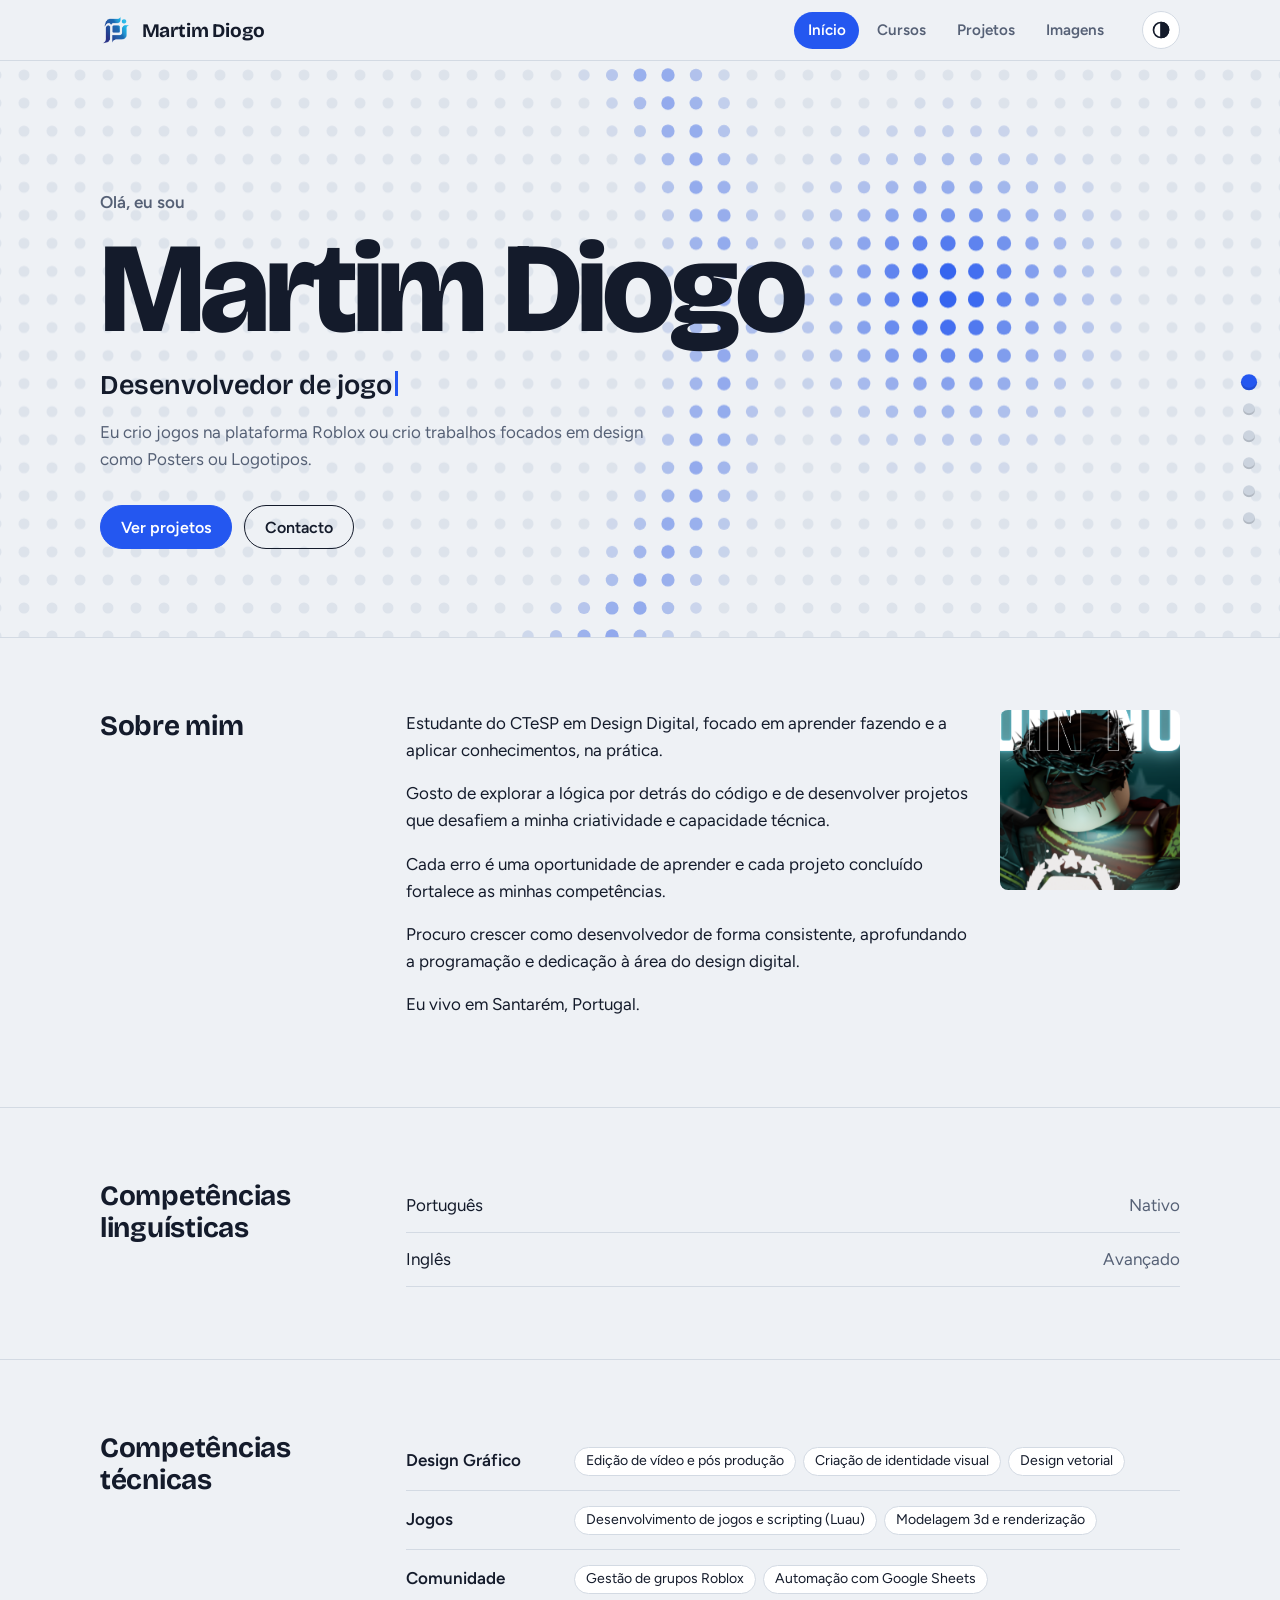
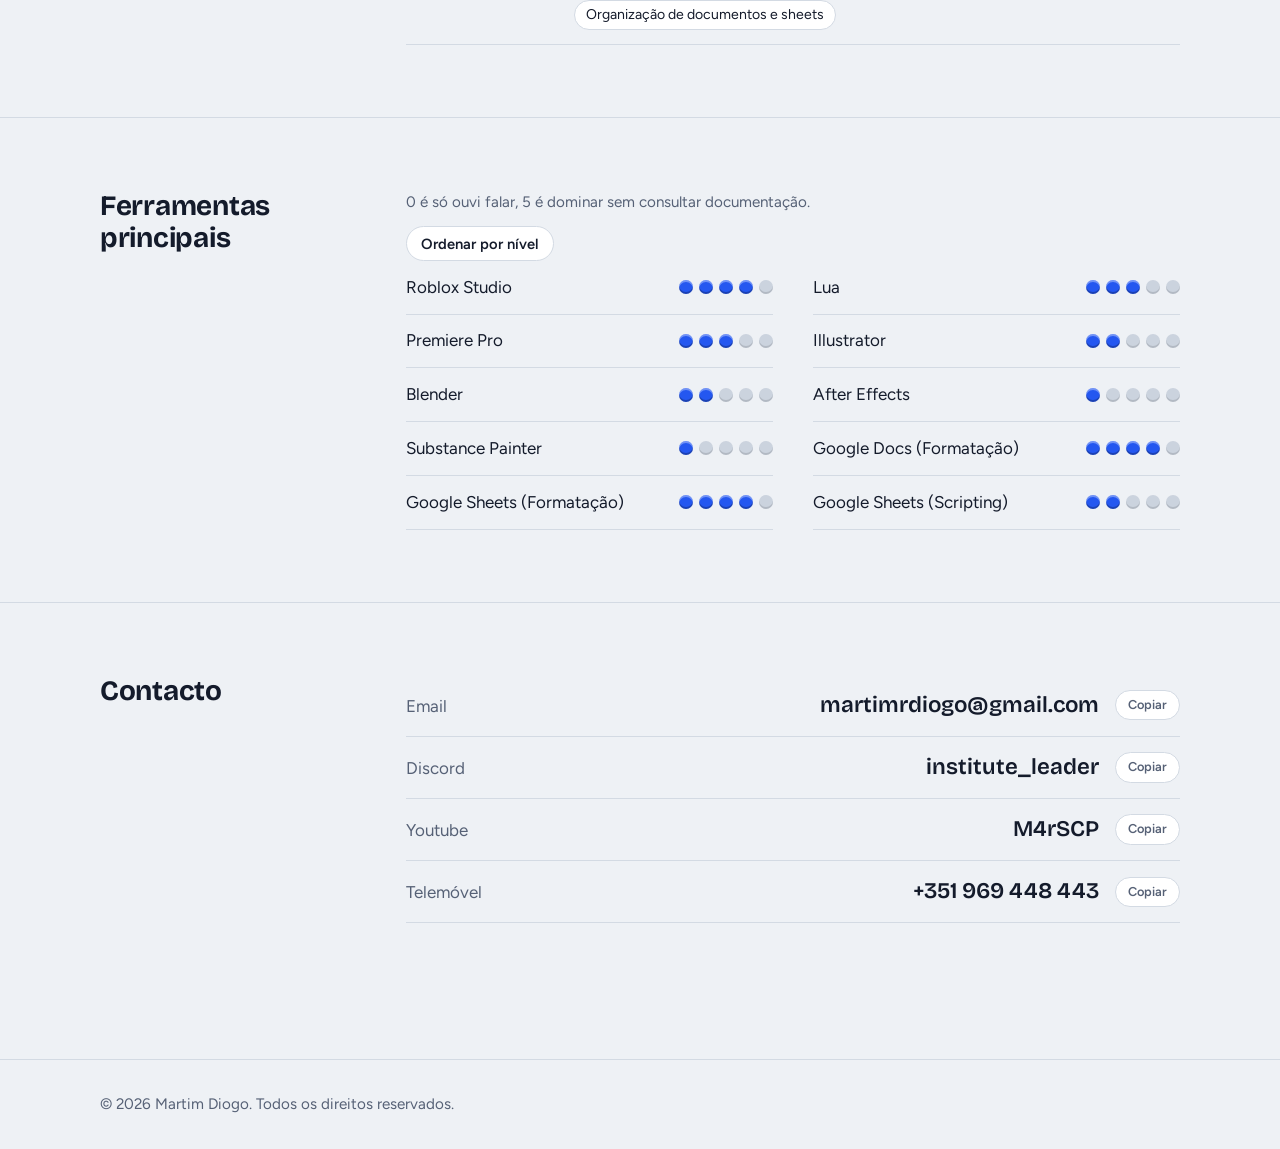
<file: index.html>
<!DOCTYPE html>
<html lang="pt-PT">
<head>
  <meta charset="utf-8">
  <meta name="viewport" content="width=device-width, initial-scale=1">
  <title>Início</title>
  <link rel="stylesheet" href="style.css?v=7">
  <link rel="stylesheet" href="extras.css?v=7">
  <!-- O conteúdo vive em config.js; app.js desenha a página. -->
  <script src="config.js?v=7"></script>
  <script src="app.js?v=7"></script>
  <script src="extras.js?v=7"></script>
</head>
<body data-page="inicio">
  <a class="saltar" href="#main">Saltar para o conteúdo</a>
  <header id="topo"></header>
  <main id="main" tabindex="-1"></main>
  <footer id="rodape"></footer>
  <noscript><p style="padding:2rem">Este site precisa de JavaScript para mostrar o conteúdo.</p></noscript>
</body>
</html>
</file>
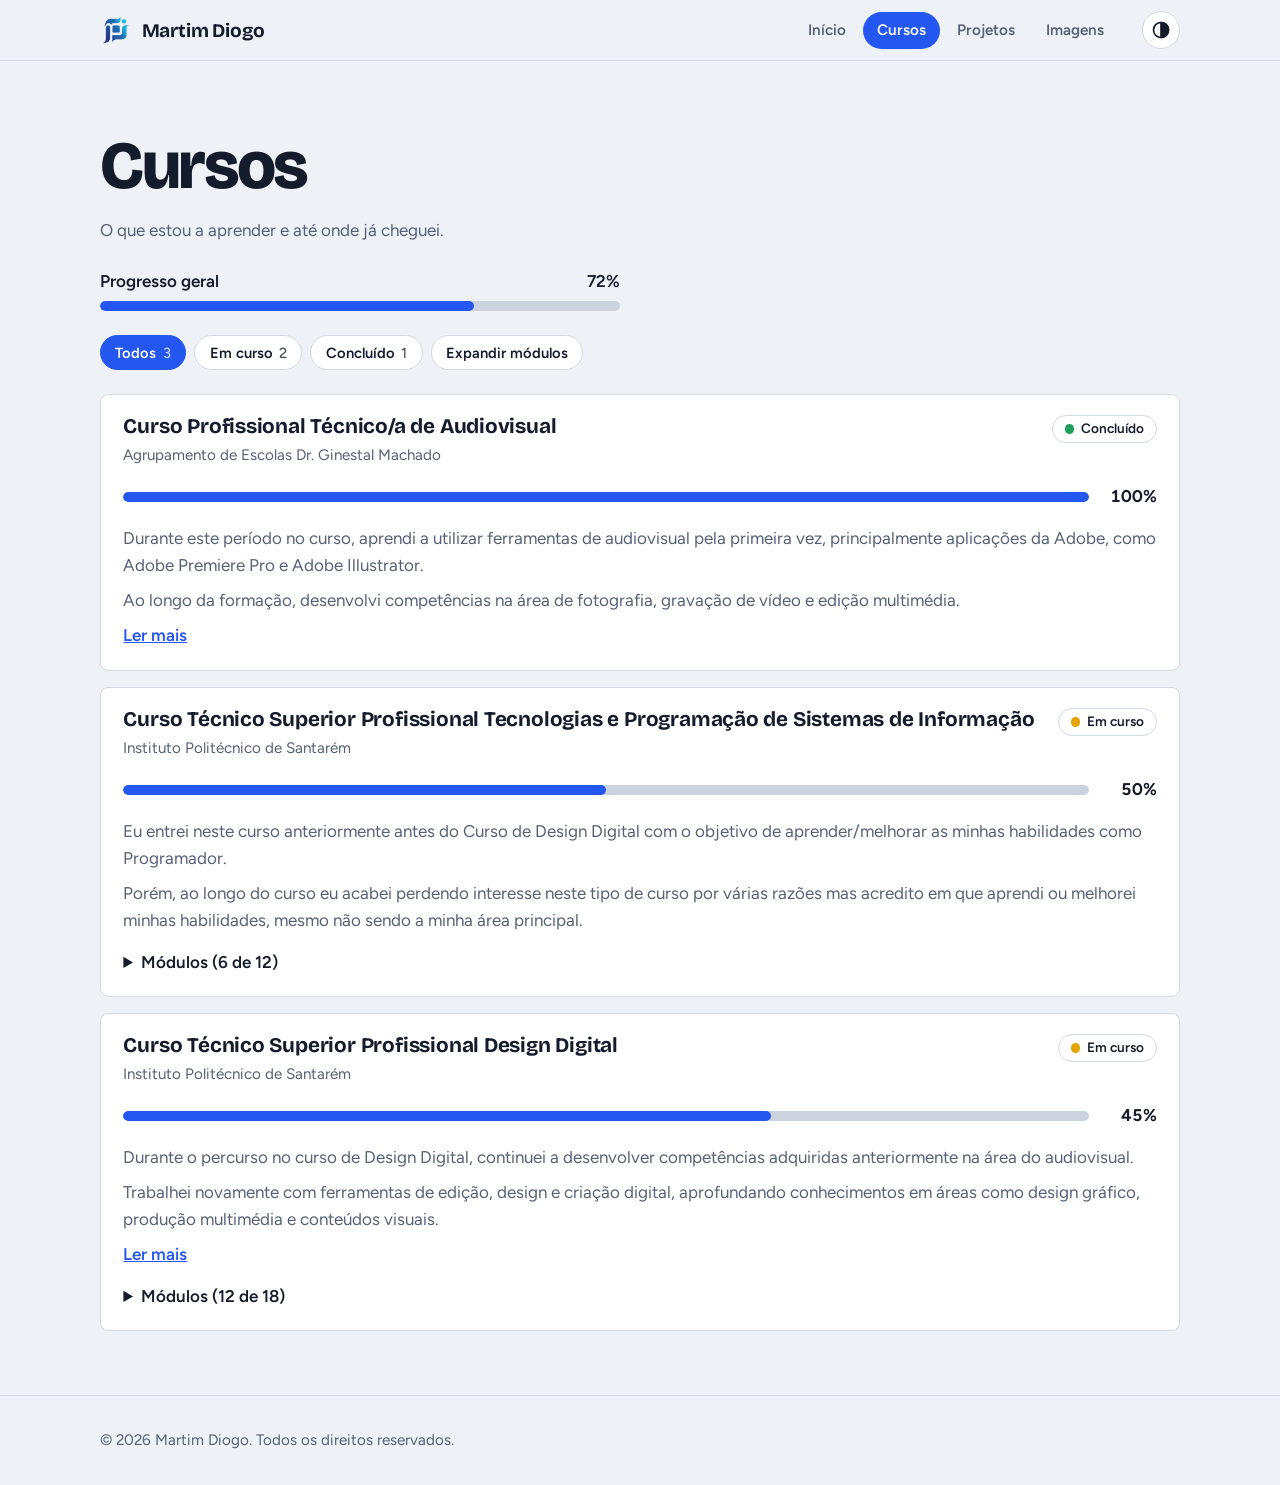
<file: cursos.html>
<!DOCTYPE html>
<html lang="pt-PT">
<head>
  <meta charset="utf-8">
  <meta name="viewport" content="width=device-width, initial-scale=1">
  <title>Cursos</title>
  <link rel="stylesheet" href="style.css?v=7">
  <link rel="stylesheet" href="extras.css?v=7">
  <!-- O conteúdo vive em config.js; app.js desenha a página. -->
  <script src="config.js?v=7"></script>
  <script src="app.js?v=7"></script>
  <script src="extras.js?v=7"></script>
</head>
<body data-page="cursos">
  <a class="saltar" href="#main">Saltar para o conteúdo</a>
  <header id="topo"></header>
  <main id="main" tabindex="-1"></main>
  <footer id="rodape"></footer>
  <noscript><p style="padding:2rem">Este site precisa de JavaScript para mostrar o conteúdo.</p></noscript>
</body>
</html>
</file>
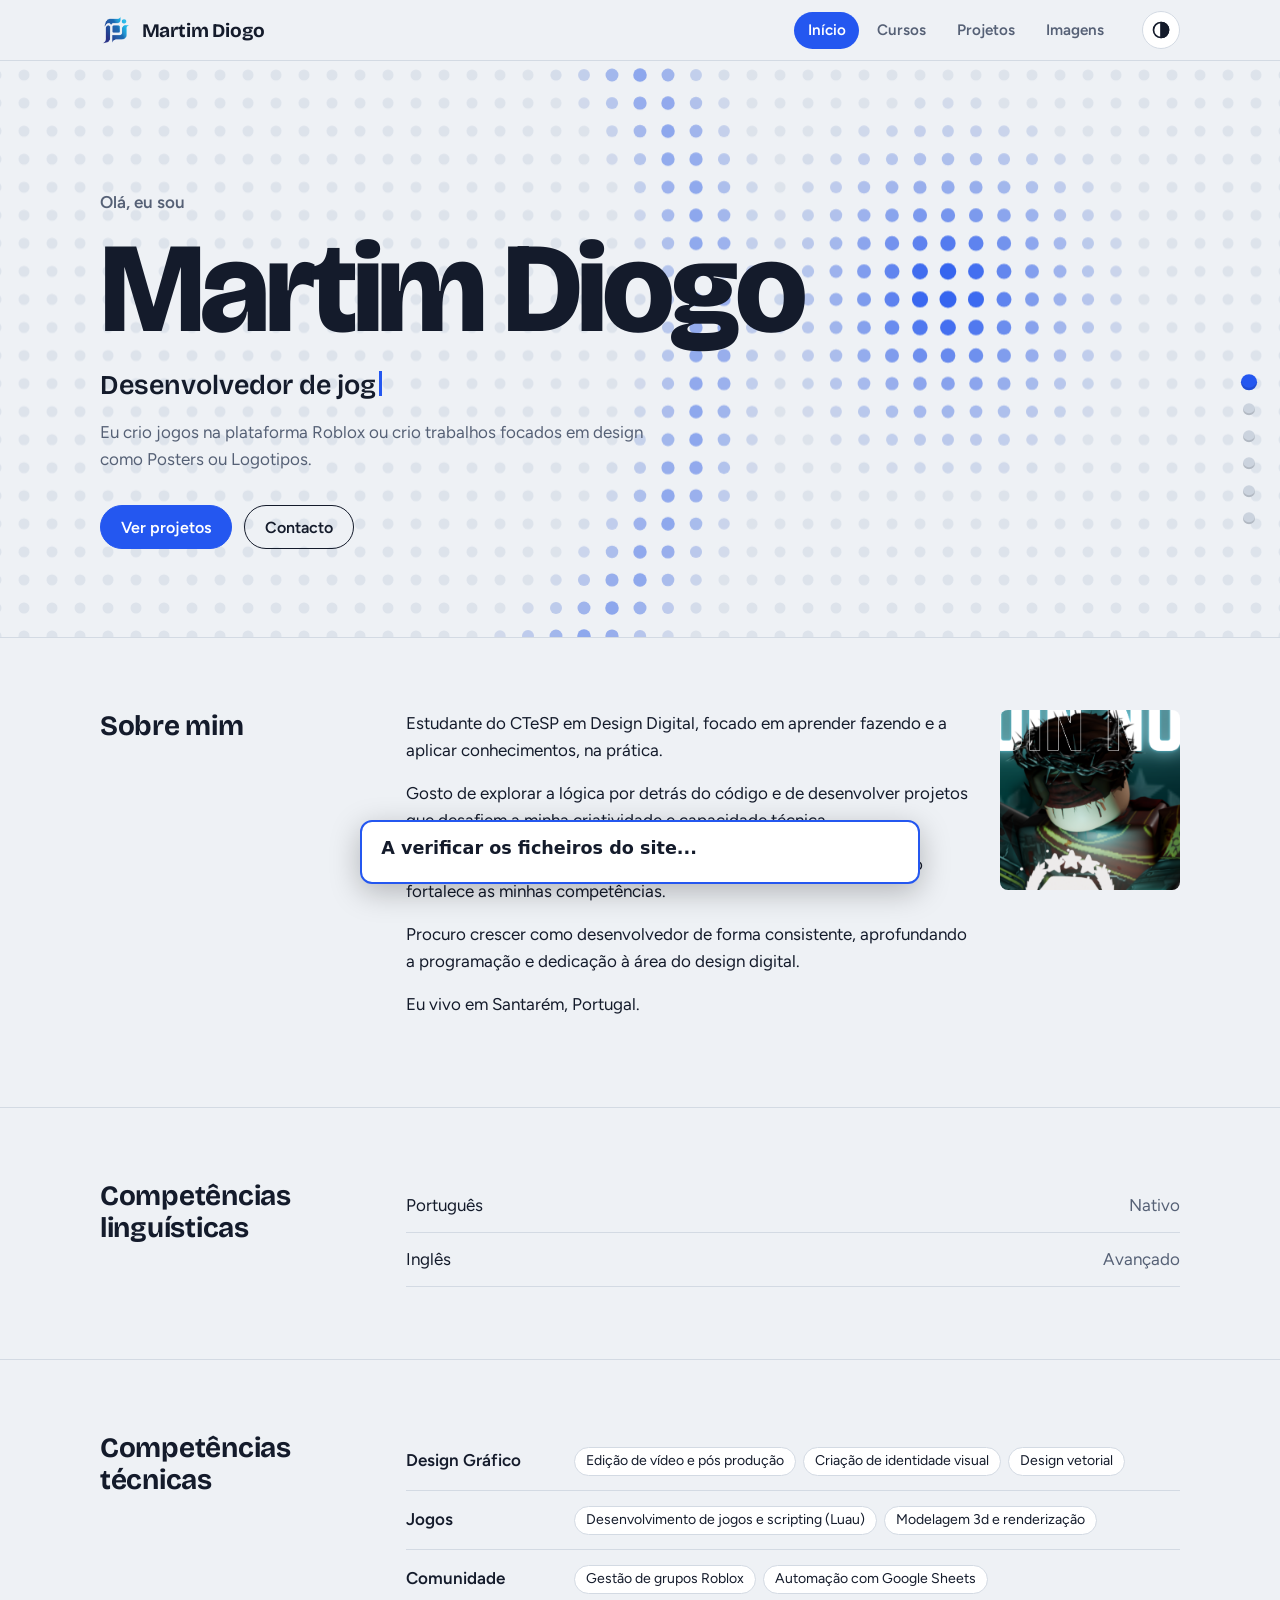
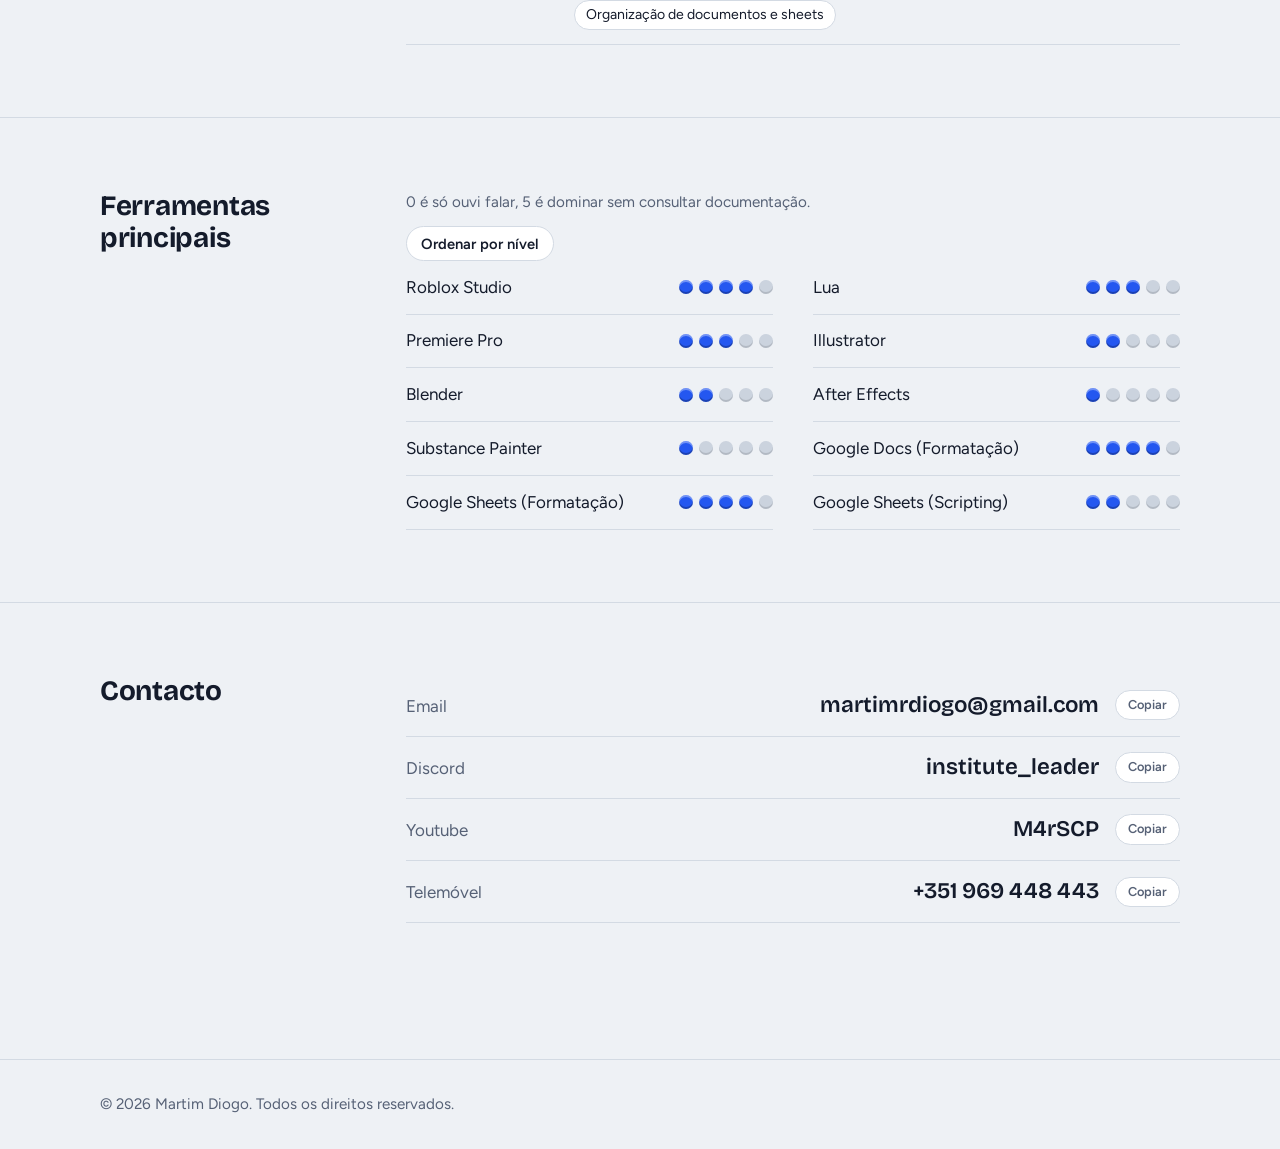
<file: diagnostico.html>
<!DOCTYPE html>
<html lang="pt-PT">
<head>
  <meta charset="utf-8">
  <meta name="viewport" content="width=device-width, initial-scale=1">
  <title>Diagnóstico</title>
  <link rel="stylesheet" href="style.css?v=7">
  <link rel="stylesheet" href="extras.css?v=7">
  <script src="config.js?v=7"></script>
  <script src="app.js?v=7"></script>
  <script src="extras.js?v=7"></script>
  <style>
    #diag { position: fixed; inset: auto 1rem 1rem 1rem; z-index: 999; max-width: 560px; margin-inline: auto;
            padding: 1rem 1.2rem; border-radius: 12px; background: #fff; color: #141B2B;
            border: 2px solid #2457F0; font: 15px/1.5 system-ui, sans-serif; box-shadow: 0 8px 30px rgba(0,0,0,.25); }
    #diag h2 { margin: 0 0 .5rem; font: 700 1.1rem system-ui, sans-serif; }
    #diag ul { list-style: none; margin: 0; padding: 0; }
    #diag li { padding: .25rem 0; border-top: 1px solid #e3e8ef; }
    #diag .dica { display: block; color: #8a1c1c; font-size: .9rem; }
    #diag .info { color: #566176; }
  </style>
</head>
<body data-page="inicio">
  <header id="topo"></header>
  <main id="main"></main>
  <footer id="rodape"></footer>

  <div id="diag"><h2>A verificar os ficheiros do site...</h2></div>

  <script>
    /* Página de diagnóstico: abre-a como abres o index.html. Diz-te o que está a falhar. */
    window.addEventListener("load", () => setTimeout(async () => {
      const linhas = [];
      const teste = (texto, ok, dica) => linhas.push({ texto, ok, dica });
      const info  = (texto) => linhas.push({ texto, info: true });
      const cor = (n) => getComputedStyle(n).color;

      teste("config.js carregado", typeof SITE !== "undefined", "O config.js não carregou: confirma que está na mesma pasta que as páginas.");
      teste("app.js desenhou a página", !!document.querySelector(".hero"), "O app.js não carregou ou deu erro (abre a consola com F12).");

      // Há um extra.css (sem "s") na pasta? Era o nome dos ficheiros antigos.
      const temNomeAntigo = await new Promise((ok) => {
        const l = document.createElement("link");
        l.rel = "stylesheet"; l.href = "extra.css?teste=" + Date.now();
        l.onload = () => ok(true); l.onerror = () => ok(false);
        document.head.append(l); setTimeout(() => ok(false), 1500);
      });
      const passos = "Na pasta do site, apaga extra.js e extra.css e põe lá os ficheiros extras.js e extras.css (com \"s\") que vêm no portfolio.zip. Depois carrega Ctrl+F5.";
      if (temNomeAntigo) {
        linhas.push({ texto: "Encontrei um ficheiro extra.css (sem \"s\") na pasta", ok: false,
          dica: "É a causa mais provável: as páginas pedem extras.js e extras.css (com \"s\"), mas na tua pasta os ficheiros têm o nome antigo. " + passos });
      }

      const versaoJs = document.documentElement.dataset.extras;
      teste(`extras.js é a versão nova (7)`, versaoJs === "7",
        versaoJs ? `O extras.js que está a ser usado é antigo (versão ${versaoJs}). Substitui-o e carrega Ctrl+F5.`
                 : "O extras.js não está a correr: não existe na pasta com este nome exato (extras.js, com \"s\"). " + passos);

      const versaoCss = getComputedStyle(document.documentElement).getPropertyValue("--extras-css").trim();
      teste("extras.css é a versão nova (7)", versaoCss === "7",
        versaoCss ? `O extras.css em uso é antigo (versão ${versaoCss}).` : "O extras.css não carregou ou é antigo. " + passos);

      const opc = (typeof OPCOES !== "undefined") ? OPCOES : {};
      teste("Efeito dos títulos ligado no config.js", opc.animacoes !== false && !(opc.efeitos && opc.efeitos.titulosColoridos === false),
        "No config.js, OPCOES.animacoes tem de ser true e OPCOES.efeitos.titulosColoridos não pode ser false.");

      // Teste real: simula o rato em cima do título e vê se as cores mudam
      const titulo = document.querySelector(".hero-nome");
      const letras = titulo ? [...titulo.querySelectorAll(".letra, .letra-t")] : [];
      teste("O título do topo foi dividido em letras", letras.length > 0,
        "As letras não existem: o extras.js não correu (ver acima) ou deu erro na consola.");
      const nasSecoes = document.querySelectorAll(".secao h2 .letra-t").length;
      teste("Os títulos das secções (ex.: Competências) também têm letras animadas", nasSecoes > 0,
        "Os títulos das secções não foram divididos em letras: confirma que o extras.js é a versão 7.");
      if (letras.length) {
        const antes = letras.map(cor);
        letras[0].dispatchEvent(new MouseEvent("mouseover", { bubbles: true }));
        await new Promise((r) => setTimeout(r, 700));
        const mudaram = letras.filter((l, i) => cor(l) !== antes[i]).length;
        teste("Ao passar o rato numa letra, só essa letra muda de cor", mudaram === 1,
          mudaram === 0 ? "A letra não mudou de cor: diz-me isto, que investigo."
                        : `Mudaram ${mudaram} letras em vez de 1: confirma que o extras.js é a versão 7.`);
      }

      info(`Sistema com "reduzir movimento": ${matchMedia("(prefers-reduced-motion: reduce)").matches ? "sim" : "não"}`);
      info(`Navegador: ${navigator.userAgent.replace(/\).*/, ")")}`);

      const falhas = linhas.filter((l) => l.ok === false).length;
      document.getElementById("diag").innerHTML =
        `<h2>${falhas ? `❌ ${falhas} problema(s) encontrado(s)` : "✅ Está tudo certo neste navegador"}</h2><ul>` +
        linhas.map((l) => l.info
          ? `<li class="info">${l.texto}</li>`
          : `<li>${l.ok ? "✅" : "❌"} ${l.texto}${l.ok ? "" : `<span class="dica">${l.dica}</span>`}</li>`).join("") + "</ul>";
    }, 2500));
  </script>
</body>
</html>
</file>
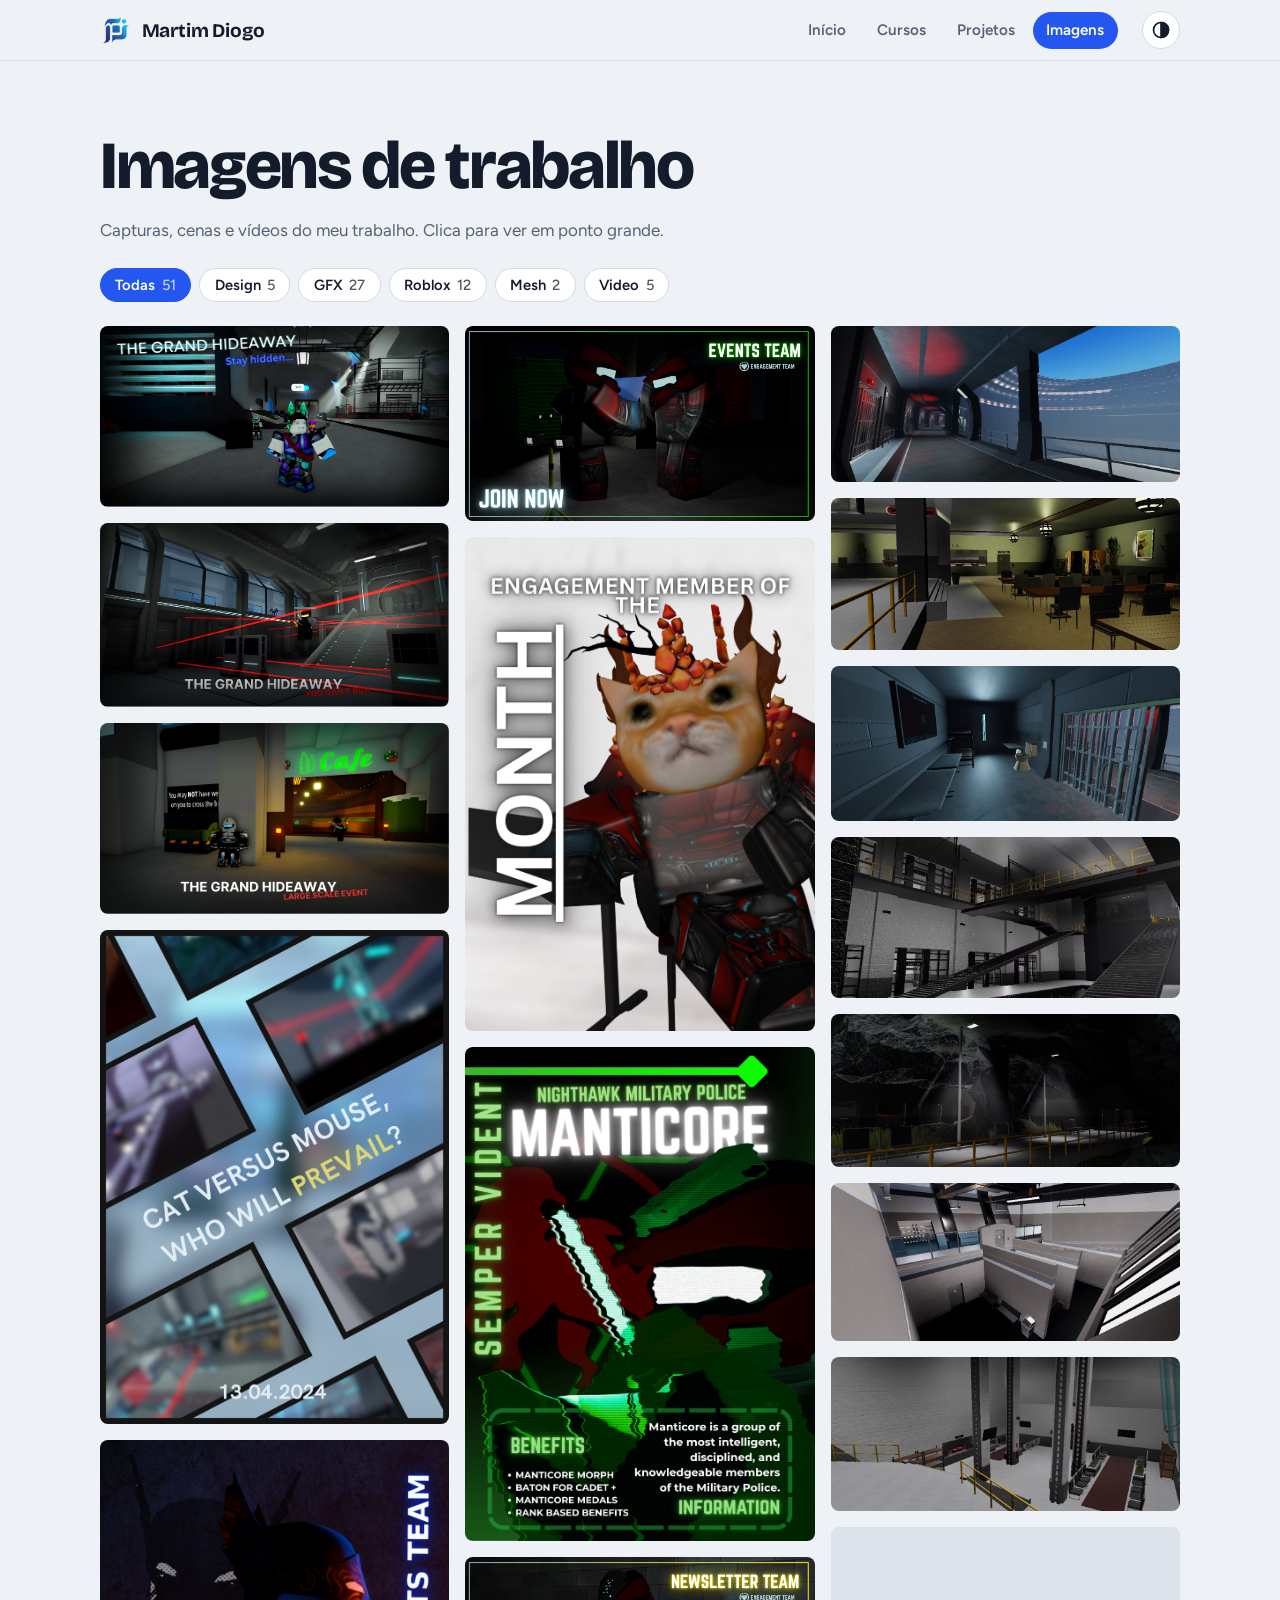
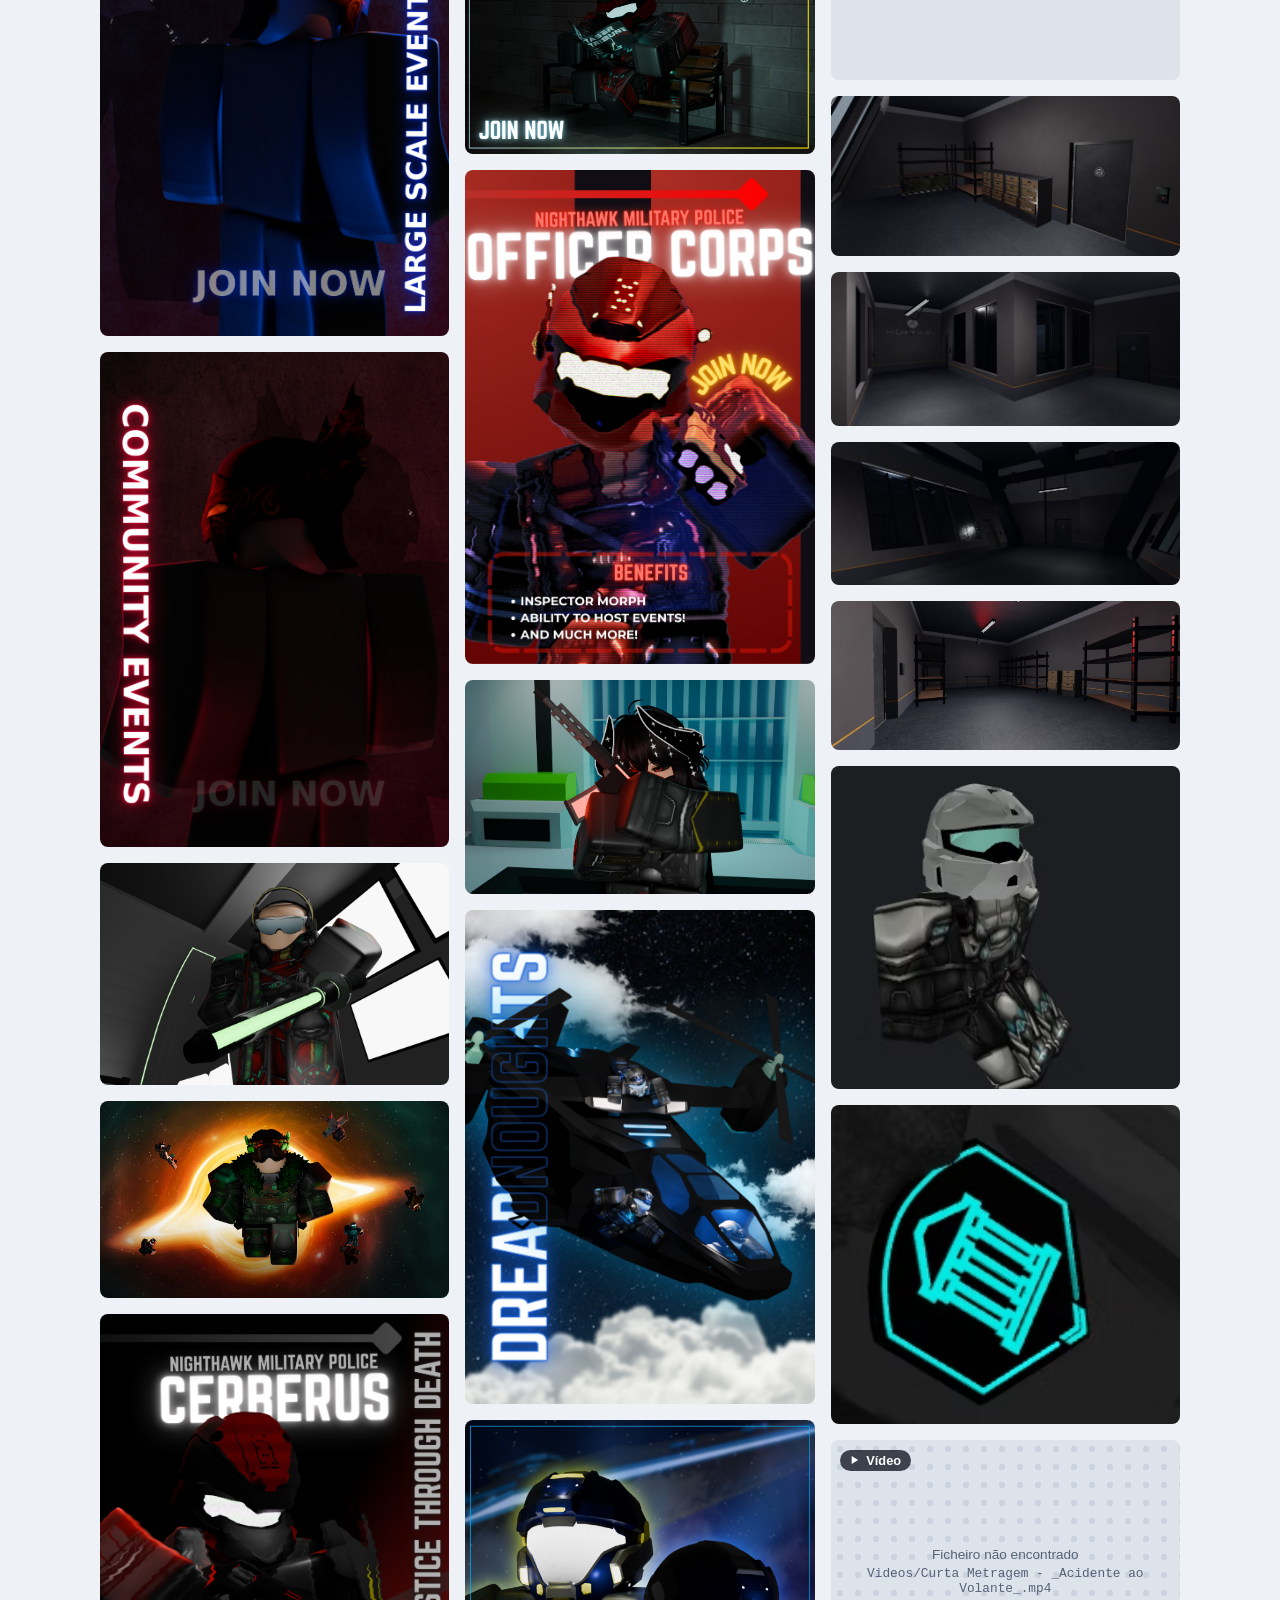
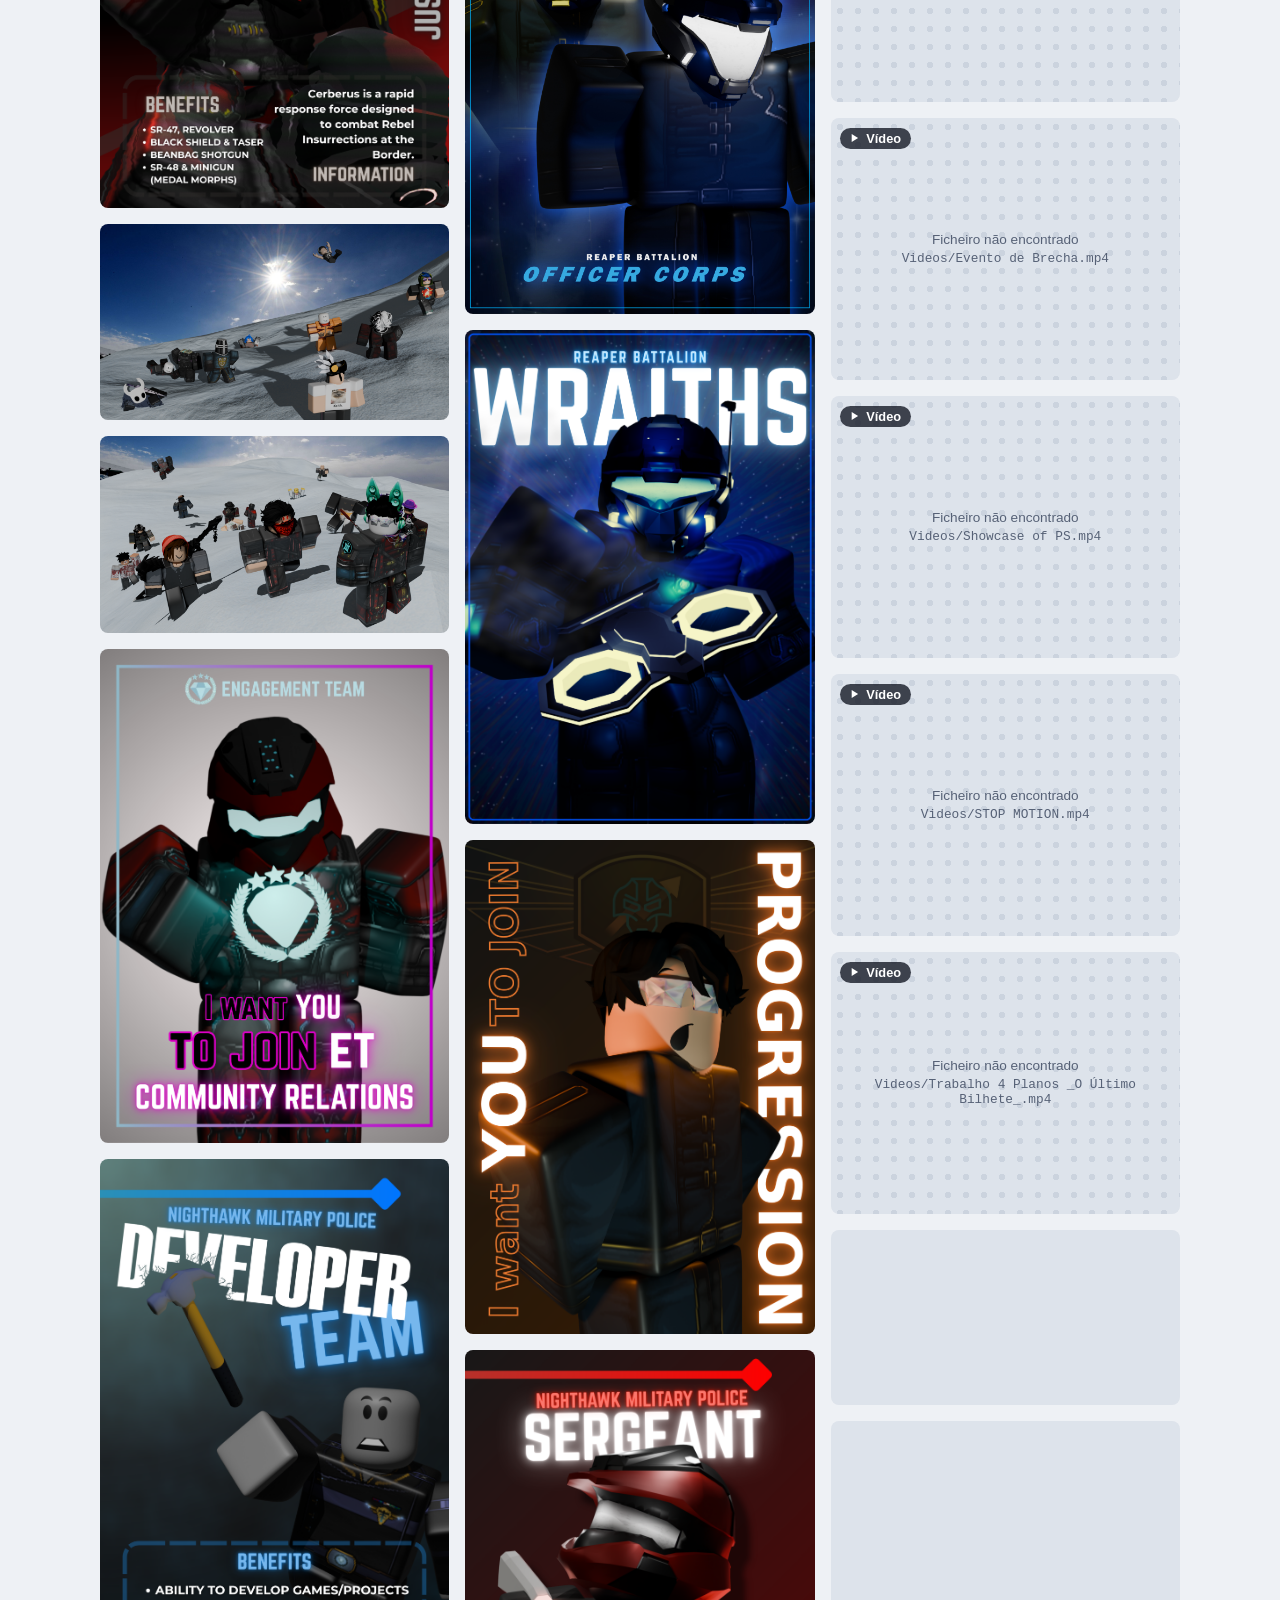
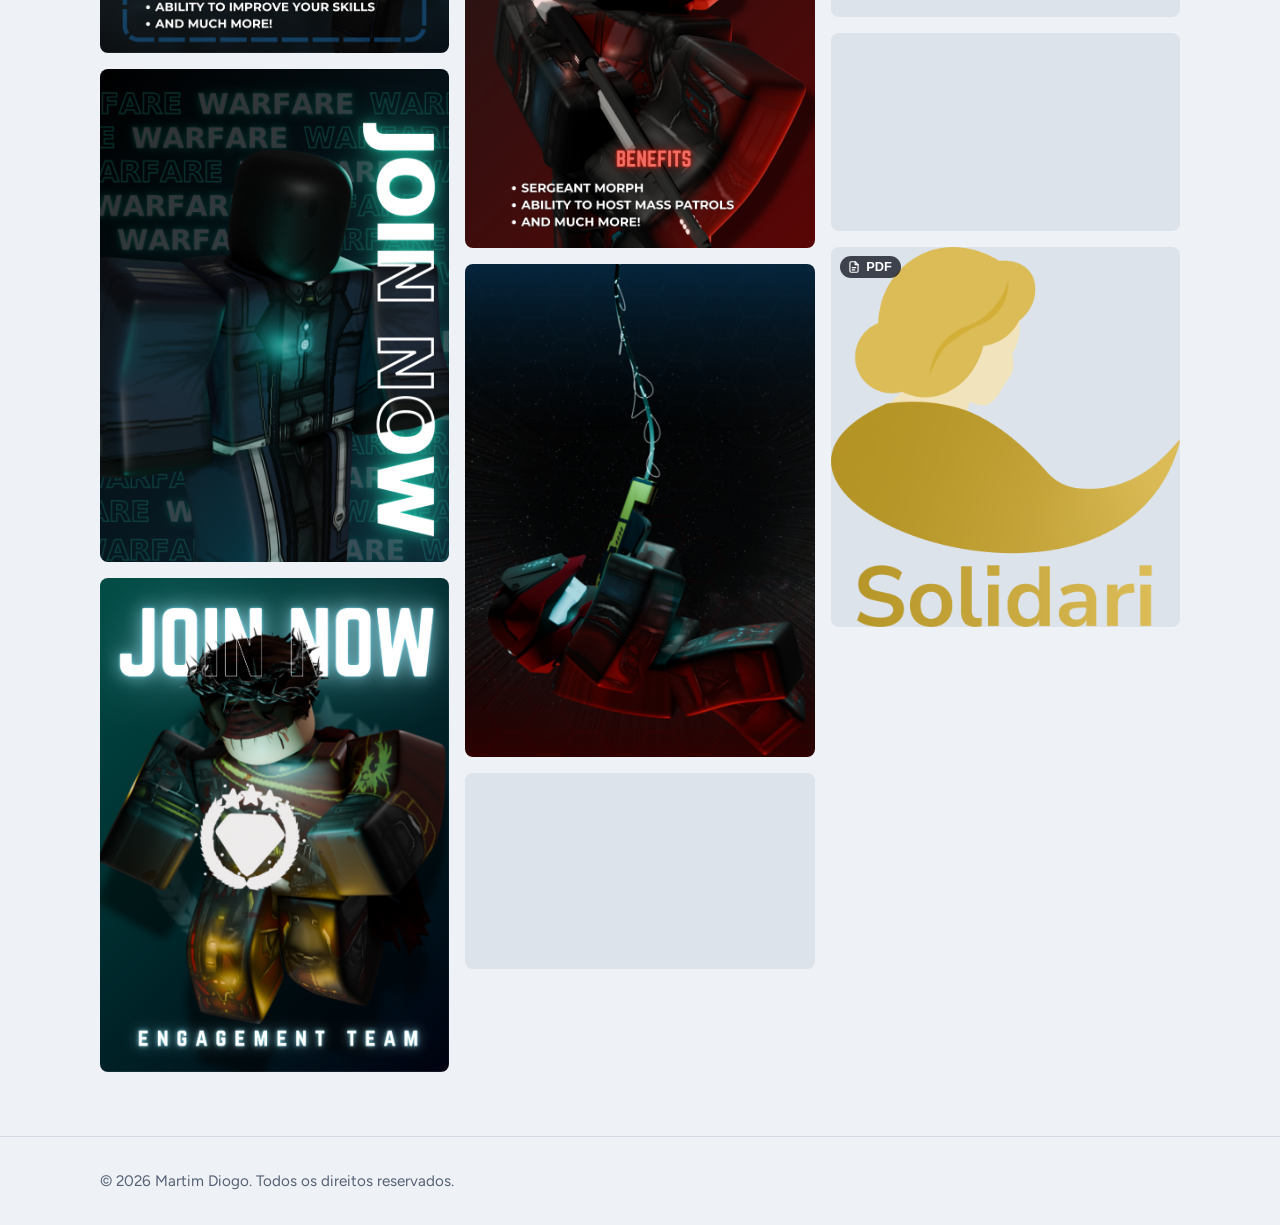
<file: imagens.html>
<!DOCTYPE html>
<html lang="pt-PT">
<head>
  <meta charset="utf-8">
  <meta name="viewport" content="width=device-width, initial-scale=1">
  <title>Imagens</title>
  <link rel="stylesheet" href="style.css?v=7">
  <link rel="stylesheet" href="extras.css?v=7">
  <!-- O conteúdo vive em config.js; app.js desenha a página. -->
  <script src="config.js?v=7"></script>
  <script src="app.js?v=7"></script>
  <script src="extras.js?v=7"></script>
</head>
<body data-page="imagens">
  <a class="saltar" href="#main">Saltar para o conteúdo</a>
  <header id="topo"></header>
  <main id="main" tabindex="-1"></main>
  <footer id="rodape"></footer>
  <noscript><p style="padding:2rem">Este site precisa de JavaScript para mostrar o conteúdo.</p></noscript>
</body>
</html>
</file>
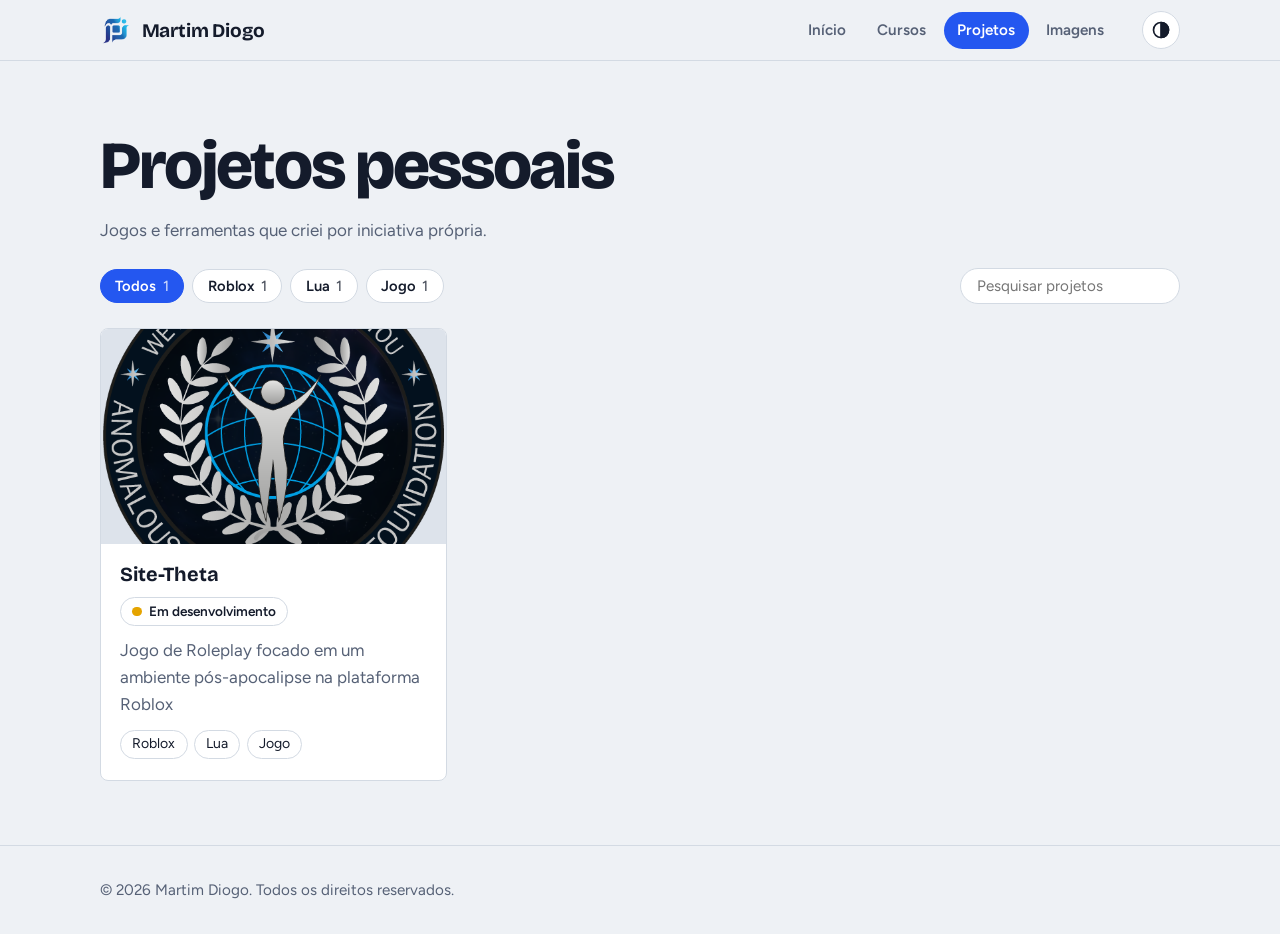
<file: projetos.html>
<!DOCTYPE html>
<html lang="pt-PT">
<head>
  <meta charset="utf-8">
  <meta name="viewport" content="width=device-width, initial-scale=1">
  <title>Projetos</title>
  <link rel="stylesheet" href="style.css?v=7">
  <link rel="stylesheet" href="extras.css?v=7">
  <!-- O conteúdo vive em config.js; app.js desenha a página. -->
  <script src="config.js?v=7"></script>
  <script src="app.js?v=7"></script>
  <script src="extras.js?v=7"></script>
</head>
<body data-page="projetos">
  <a class="saltar" href="#main">Saltar para o conteúdo</a>
  <header id="topo"></header>
  <main id="main" tabindex="-1"></main>
  <footer id="rodape"></footer>
  <noscript><p style="padding:2rem">Este site precisa de JavaScript para mostrar o conteúdo.</p></noscript>
</body>
</html>
</file>
<file: style.css>
/* ==========================================================================
   STYLE.CSS
   Para mudar o aspeto do site, edita só o bloco "1. TEMA" (cores, fontes,
   tamanhos). O resto usa essas variáveis.
   ========================================================================== */

@import url("https://fonts.googleapis.com/css2?family=Bricolage+Grotesque:opsz,wght@12..96,500..800&family=Figtree:wght@400..700&display=swap");


/* ---------- 1. TEMA ---------- */

:root {
  --fonte-titulo: "Bricolage Grotesque", "Segoe UI", system-ui, sans-serif;
  --fonte-texto:  "Figtree", system-ui, -apple-system, "Segoe UI", sans-serif;

  --bg:            #EEF1F5;   /* fundo da página */
  --superficie:    #FFFFFF;   /* cartões e painéis */
  --tinta:         #141B2B;   /* texto principal */
  --suave:         #566176;   /* texto secundário */
  --linha:         #D3DAE3;   /* bordas e divisórias */
  --destaque:      #2457F0;   /* cor principal (botões, studs, progresso) */
  --sobre-destaque:#FFFFFF;   /* texto em cima da cor principal */
  --stud-fundo:    #DDE3EB;   /* studs do fundo do topo */
  --stud-off:      #CBD3DE;   /* studs vazios */

  --raio: 8px;
  --largura: 1080px;
  --grelha-studs: 28px;       /* distância entre studs no topo da página inicial */

  color-scheme: light;
}

:root[data-theme="dark"] {
  --bg:            #0E1524;
  --superficie:    #16203A;
  --tinta:         #E8ECF4;
  --suave:         #9AA6BC;
  --linha:         #26324D;
  --destaque:      #6C8CFF;
  --sobre-destaque:#0E1524;
  --stud-fundo:    #17213A;
  --stud-off:      #2B3955;

  color-scheme: dark;
}


/* ---------- 2. BASE ---------- */

*, *::before, *::after { box-sizing: border-box; }

[hidden] { display: none !important; }

html { scroll-behavior: smooth; scroll-padding-top: 5rem; }

body {
  margin: 0;
  background: var(--bg);
  color: var(--tinta);
  font: 400 1.0625rem/1.6 var(--fonte-texto);
  -webkit-font-smoothing: antialiased;
}

body:has(dialog[open]) { overflow: hidden; }

a { color: inherit; }

:focus-visible {
  outline: 3px solid var(--destaque);
  outline-offset: 3px;
  border-radius: 4px;
}

h1, h2, h3 { font-family: var(--fonte-titulo); margin: 0; }

.container { width: min(100% - 2.5rem, var(--largura)); margin-inline: auto; }

.so-leitor {
  position: absolute; width: 1px; height: 1px; overflow: hidden;
  clip-path: inset(50%); white-space: nowrap;
}

.saltar {
  position: absolute; left: 1rem; top: -4rem; z-index: 50;
  background: var(--destaque); color: var(--sobre-destaque);
  padding: .6rem 1rem; border-radius: var(--raio); text-decoration: none; font-weight: 600;
}
.saltar:focus { top: 1rem; }

@media (prefers-reduced-motion: reduce) {
  html { scroll-behavior: auto; }
  *, *::before, *::after { transition: none !important; animation: none !important; }
}


/* ---------- 3. TOPO E RODAPÉ ---------- */

.topo {
  position: sticky; top: 0; z-index: 20;
  background: color-mix(in srgb, var(--bg) 88%, transparent);
  -webkit-backdrop-filter: blur(10px); backdrop-filter: blur(10px);
  border-bottom: 1px solid var(--linha);
}

.topo .container {
  display: flex; align-items: center; flex-wrap: wrap;
  gap: .5rem 1.5rem; padding-block: .7rem;
}

.marca {
  display: flex; align-items: center; gap: .6rem;
  text-decoration: none; font: 700 1.2rem var(--fonte-titulo); letter-spacing: -.01em;
}
.marca img { display: block; height: 32px; width: auto; }

.nav { display: flex; flex-wrap: wrap; gap: .25rem; margin-left: auto; }

.nav a {
  padding: .4rem .85rem; border-radius: 999px; text-decoration: none;
  font-weight: 600; font-size: .95rem; color: var(--suave);
}
.nav a:hover { color: var(--tinta); background: var(--superficie); }
.nav a[aria-current="page"] { background: var(--destaque); color: var(--sobre-destaque); }

.btn-tema {
  display: grid; place-items: center; width: 38px; height: 38px;
  border: 1.5px solid var(--linha); border-radius: 50%;
  background: var(--superficie); color: var(--tinta); cursor: pointer;
}
.btn-tema:hover { border-color: var(--destaque); }

.rodape {
  margin-top: 4rem; padding-block: 2rem;
  border-top: 1px solid var(--linha); color: var(--suave); font-size: .95rem;
}

.icone { display: inline-grid; place-items: center; line-height: 0; }


/* ---------- 4. BOTÕES, ETIQUETAS, ESTADOS ---------- */

.btn {
  display: inline-block; padding: .7rem 1.25rem; border-radius: 999px;
  border: 1.5px solid var(--tinta); background: transparent; color: var(--tinta);
  font: 600 1rem var(--fonte-texto); text-decoration: none; cursor: pointer;
}
.btn:hover { background: var(--tinta); color: var(--bg); }
.btn-principal { background: var(--destaque); border-color: var(--destaque); color: var(--sobre-destaque); }
.btn-principal:hover { background: var(--destaque); color: var(--sobre-destaque); filter: brightness(1.1); }

.etiqueta {
  display: inline-block; padding: .15rem .7rem; border: 1px solid var(--linha);
  border-radius: 999px; background: var(--superficie); font-size: .88rem;
}

.etiquetas { display: flex; flex-wrap: wrap; gap: .4rem; margin: 0; padding: 0; list-style: none; }

.estado {
  display: inline-flex; align-items: center; gap: .45rem;
  padding: .15rem .7rem; border: 1px solid var(--linha); border-radius: 999px;
  background: var(--superficie); font-size: .85rem; font-weight: 600; white-space: nowrap;
}
.estado::before {
  content: ""; width: .6rem; height: .6rem; border-radius: 50%;
  background: var(--cor, var(--suave));
}


/* ---------- 5. STUDS (níveis 0-5) ---------- */

.studs { display: inline-flex; gap: 6px; }

.stud {
  width: 14px; height: 14px; border-radius: 50%;
  background: var(--stud-off);
  box-shadow: inset 0 -2px 0 rgba(0, 0, 0, .12);
}
.stud.on {
  background: var(--destaque);
  box-shadow: inset 0 -2px 0 rgba(0, 0, 0, .25), inset 0 2px 0 rgba(255, 255, 255, .35);
}


/* ---------- 6. PÁGINA INICIAL ---------- */

.hero {
  position: relative; isolation: isolate; overflow: hidden;
  padding-block: clamp(4rem, 12vw, 8rem) clamp(3rem, 8vw, 5.5rem);
}

.hero::before,
.hero::after {
  content: ""; position: absolute; inset: 0; z-index: -1;
  background-size: var(--grelha-studs) var(--grelha-studs);
  background-position: center top;
}
.hero::before {
  background-image: radial-gradient(circle, var(--stud-fundo) 0 6px, transparent 6.5px);
}
/* Os studs acendem à volta do rato. Em ecrãs táteis ficam no ponto de repouso. */
.hero::after {
  background-image: radial-gradient(circle, var(--destaque) 0 6px, transparent 6.5px);
  -webkit-mask-image: radial-gradient(circle 200px at var(--mx, 74%) var(--my, 40%), rgba(0,0,0,.9), transparent);
          mask-image: radial-gradient(circle 200px at var(--mx, 74%) var(--my, 40%), rgba(0,0,0,.9), transparent);
}

.hero-saudacao { margin: 0 0 .75rem; color: var(--suave); font-weight: 600; }

.hero-nome {
  font-weight: 800; font-size: clamp(3.2rem, 11vw, 8rem);
  line-height: .95; letter-spacing: -.04em; overflow-wrap: anywhere;
}

.hero-funcao { margin: 1.1rem 0 0; font: 600 clamp(1.2rem, 2.6vw, 1.7rem)/1.25 var(--fonte-titulo); }
.hero-resumo { margin: 1rem 0 0; max-width: 52ch; color: var(--suave); }
.hero-acoes  { display: flex; flex-wrap: wrap; gap: .75rem; margin-top: 2rem; }

.secao { padding-block: clamp(2.5rem, 6vw, 4.5rem); border-top: 1px solid var(--linha); }

.secao-grelha {
  display: grid; grid-template-columns: minmax(0, 1fr) minmax(0, 3fr); gap: 1.25rem 3rem;
}
@media (max-width: 760px) { .secao-grelha { grid-template-columns: 1fr; } }

.secao h2 { font-size: clamp(1.35rem, 2.5vw, 1.75rem); line-height: 1.15; letter-spacing: -.01em; }

.sobre { display: grid; grid-template-columns: minmax(0, 1fr) auto; gap: 2rem; align-items: start; }
.sobre p { margin: 0 0 1rem; max-width: 62ch; }
.sobre img { width: 180px; height: 180px; object-fit: cover; border-radius: var(--raio); }
@media (max-width: 560px) { .sobre { grid-template-columns: 1fr; } }

.linhas { list-style: none; margin: 0; padding: 0; }
.linhas li {
  display: flex; justify-content: space-between; align-items: center; gap: 1rem;
  padding: .8rem 0; border-bottom: 1px solid var(--linha);
}
.linhas.duas {
  display: grid; grid-template-columns: repeat(auto-fit, minmax(260px, 1fr)); column-gap: 2.5rem;
}
.linhas .nivel-texto { color: var(--suave); }

.legenda { margin: 0 0 .75rem; color: var(--suave); font-size: .95rem; }

.grupos { margin: 0; }
.grupo {
  display: grid; grid-template-columns: 9rem minmax(0, 1fr); gap: .5rem 1.5rem;
  padding: .9rem 0; border-bottom: 1px solid var(--linha);
}
.grupo dt { font-weight: 600; }
.grupo dd { margin: 0; }
@media (max-width: 560px) { .grupo { grid-template-columns: 1fr; } }

.contactos { list-style: none; margin: 0; padding: 0; }
.contactos li { border-bottom: 1px solid var(--linha); }
.contacto-item {
  display: flex; flex-wrap: wrap; justify-content: space-between; align-items: baseline;
  gap: .25rem 1rem; padding: 1rem 0; text-decoration: none;
}
.contacto-item .rotulo { color: var(--suave); }
.contacto-item .valor  { font: 600 clamp(1.1rem, 2.4vw, 1.4rem) var(--fonte-titulo); overflow-wrap: anywhere; }
a.contacto-item:hover .valor { color: var(--destaque); text-decoration: underline; text-underline-offset: 4px; }


/* ---------- 7. PÁGINAS INTERNAS ---------- */

.pagina-topo { padding-block: clamp(2.5rem, 7vw, 4.5rem) 1.5rem; }
.pagina-topo h1 { font-weight: 800; font-size: clamp(2.4rem, 7vw, 4.2rem); line-height: 1; letter-spacing: -.035em; }
.pagina-topo .intro { margin: 1rem 0 0; max-width: 58ch; color: var(--suave); }

.conteudo { display: grid; gap: 1.5rem; }

.filtros { display: flex; flex-wrap: wrap; gap: .5rem; }
.filtro {
  padding: .45rem .9rem; border-radius: 999px; border: 1.5px solid var(--linha);
  background: var(--superficie); color: var(--tinta);
  font: 600 .92rem var(--fonte-texto); cursor: pointer;
}
.filtro:hover { border-color: var(--destaque); }
.filtro[aria-pressed="true"] { background: var(--destaque); border-color: var(--destaque); color: var(--sobre-destaque); }
.filtro .contagem { margin-left: .4rem; font-weight: 500; opacity: .75; }

.barra-ferramentas { display: flex; flex-wrap: wrap; gap: .75rem 1.5rem; align-items: center; justify-content: space-between; }

.pesquisa {
  min-width: 220px; padding: .5rem 1rem; border-radius: 999px;
  border: 1.5px solid var(--linha); background: var(--superficie); color: var(--tinta);
  font: 400 .95rem var(--fonte-texto);
}

.vazio {
  margin: 0; padding: 2rem; border: 1.5px dashed var(--linha);
  border-radius: var(--raio); color: var(--suave); text-align: center;
}

/* Barra de progresso */
.barra { height: 10px; border-radius: 999px; background: var(--stud-off); overflow: hidden; }
.barra > span {
  display: block; height: 100%; width: var(--p, 0%);
  background: var(--destaque); border-radius: 999px; transition: width .9s cubic-bezier(.2, .7, .2, 1);
}

.geral { max-width: 520px; }
.geral-topo { display: flex; justify-content: space-between; margin-bottom: .4rem; font-weight: 600; }

/* Cursos */
.lista-cursos { display: grid; gap: 1rem; }

.curso {
  padding: 1.25rem 1.4rem; background: var(--superficie);
  border: 1px solid var(--linha); border-radius: var(--raio);
}
.curso-topo { display: flex; flex-wrap: wrap; justify-content: space-between; align-items: flex-start; gap: .5rem 1rem; }
.curso h3 { font-size: 1.3rem; line-height: 1.2; letter-spacing: -.01em; }
.curso .meta { margin: .2rem 0 0; color: var(--suave); font-size: .95rem; }
.curso .meta span + span { margin-left: 1rem; }

.progresso { display: flex; align-items: center; gap: 1rem; margin-top: 1rem; }
.progresso .barra { flex: 1; }
.progresso .pct { min-width: 3.2rem; text-align: right; font-weight: 700; font-variant-numeric: tabular-nums; }

.curso .notas { margin: .9rem 0 0; color: var(--suave); }
.curso summary { margin-top: .9rem; font-weight: 600; cursor: pointer; }
.curso .certificado { display: inline-block; margin-top: .9rem; font-weight: 600; }

.modulos {
  list-style: none; margin: .8rem 0 0; padding: 0; display: grid; gap: .45rem;
  grid-template-columns: repeat(auto-fill, minmax(240px, 1fr));
}
.modulos li { display: flex; align-items: center; gap: .6rem; color: var(--suave); }
.modulos li::before {
  content: ""; flex: none; width: 1rem; height: 1rem; border-radius: 50%;
  border: 2px solid var(--stud-off);
}
.modulos li.feito { color: var(--tinta); }
.modulos li.feito::before { background: var(--destaque); border-color: var(--destaque); }

/* Imagem em falta */
.ph {
  display: grid; place-content: center; gap: .25rem; width: 100%; min-height: 160px;
  padding: 1rem; text-align: center; color: var(--suave); font-size: .85rem;
  background-color: var(--stud-fundo);
  background-image: radial-gradient(circle, var(--stud-off) 0 3px, transparent 3.5px);
  background-size: 18px 18px;
}
.ph code { font-size: .8rem; overflow-wrap: anywhere; }

/* Projetos */
.grelha-cartoes { display: grid; gap: 1.25rem; grid-template-columns: repeat(auto-fill, minmax(300px, 1fr)); }

.cartao {
  position: relative; display: flex; flex-direction: column; overflow: hidden;
  background: var(--superficie); border: 1px solid var(--linha); border-radius: var(--raio);
}
.cartao:hover { border-color: var(--destaque); }
.cartao-img { aspect-ratio: 16 / 10; background: var(--stud-fundo); overflow: hidden; }
.cartao-img img, .cartao-img .ph { display: block; width: 100%; height: 100%; object-fit: cover; }
.cartao-corpo { display: flex; flex: 1; flex-direction: column; gap: .7rem; padding: 1.1rem 1.2rem 1.3rem; }
.cartao h3 { font-size: 1.25rem; line-height: 1.2; letter-spacing: -.01em; }
.cartao p { margin: 0; color: var(--suave); }
.cartao .etiquetas { margin-top: auto; }

.cartao-abrir {
  padding: 0; border: 0; background: none; color: inherit; font: inherit; text-align: left; cursor: pointer;
}
.cartao-abrir::after { content: ""; position: absolute; inset: 0; }

/* Galeria */
.mosaico { columns: 3 260px; column-gap: 1rem; }

.mosaico-item {
  position: relative; display: block; width: 100%; margin: 0 0 1rem; padding: 0;
  border: 0; border-radius: var(--raio); overflow: hidden;
  background: var(--stud-fundo); cursor: zoom-in; break-inside: avoid;
}
.mosaico-item img, .mosaico-item video { display: block; width: 100%; height: auto; }
.mosaico-item .ph { aspect-ratio: 4 / 3; }

.mosaico-legenda {
  position: absolute; inset: auto 0 0 0; padding: 2rem 1rem .8rem;
  background: linear-gradient(transparent, rgba(8, 12, 24, .78));
  color: #fff; font-weight: 600; text-align: left;
  opacity: 0; transition: opacity .2s;
}
.mosaico-item:hover .mosaico-legenda,
.mosaico-item:focus-visible .mosaico-legenda { opacity: 1; }

.selo-video {
  position: absolute; top: .6rem; left: .6rem; display: flex; align-items: center; gap: .3rem;
  padding: .2rem .6rem .2rem .45rem; border-radius: 999px;
  background: rgba(8, 12, 24, .75); color: #fff; font-size: .8rem; font-weight: 600;
}


/* ---------- 8. DIÁLOGOS (projeto e lightbox) ---------- */

dialog::backdrop { background: rgba(8, 12, 24, .82); }

dialog.projeto {
  width: min(960px, calc(100% - 2rem)); max-height: calc(100dvh - 2rem);
  padding: 0; border: 0; border-radius: 12px; overflow: auto;
  background: var(--superficie); color: var(--tinta);
}

.proj-corpo { display: grid; gap: 1.1rem; padding: 1.4rem; }
.proj-cab { display: flex; justify-content: space-between; align-items: flex-start; gap: 1rem; }
.proj-cab h2 { font-size: clamp(1.5rem, 4vw, 2.1rem); line-height: 1.1; letter-spacing: -.02em; }
.proj-cab .estado { margin-top: .6rem; }
.proj-corpo p { margin: 0; max-width: 66ch; }
.proj-links { display: flex; flex-wrap: wrap; gap: .6rem; }

.palco {
  display: grid; place-items: center; aspect-ratio: 16 / 9;
  background: var(--stud-fundo); border-radius: var(--raio); overflow: hidden;
}
.palco .ph { height: 100%; }
.palco img, .palco video { width: 100%; height: 100%; object-fit: contain; display: block; background: #000; }

.miniaturas { display: flex; flex-wrap: wrap; gap: .5rem; }
.miniatura {
  position: relative; width: 84px; height: 56px; padding: 0; overflow: hidden;
  border: 2px solid transparent; border-radius: 6px; background: var(--stud-fundo); cursor: pointer;
}
.miniatura[aria-current="true"] { border-color: var(--destaque); }
.miniatura img { width: 100%; height: 100%; object-fit: cover; display: block; }
.miniatura .ph { min-height: 0; height: 100%; padding: 0; }
.miniatura .ph > * { display: none; }
.miniatura .icone { position: absolute; inset: 0; color: #fff; background: rgba(8, 12, 24, .55); }

.dlg-fechar, .lb-nav {
  display: grid; place-items: center; width: 44px; height: 44px; flex: none;
  border: 0; border-radius: 50%; cursor: pointer;
}
.dlg-fechar { background: var(--bg); color: var(--tinta); }
.dlg-fechar:hover { background: var(--linha); }

dialog.lightbox {
  width: 100vw; height: 100dvh; max-width: none; max-height: none;
  padding: 0; border: 0; overflow: hidden; background: rgba(8, 12, 24, .94); color: #fff;
}
dialog.lightbox[open] { display: flex; align-items: center; justify-content: center; }

.lightbox .lb-fechar { position: absolute; top: 1rem; right: 1rem; z-index: 2; }
.lightbox .dlg-fechar, .lb-nav { background: rgba(255, 255, 255, .14); color: #fff; }
.lightbox .dlg-fechar:hover, .lb-nav:hover { background: rgba(255, 255, 255, .28); }

.lb-nav { position: absolute; top: 50%; translate: 0 -50%; z-index: 2; }
.lb-ant { left: 1rem; }
.lb-seg { right: 1rem; }

.lb-fig {
  display: flex; flex-direction: column; align-items: center; gap: .75rem;
  max-width: min(1200px, calc(100% - 8rem)); margin: 0;
}
.lb-palco img, .lb-palco video {
  display: block; max-width: 100%; max-height: calc(100dvh - 9rem);
  object-fit: contain; border-radius: 4px;
}
.lb-palco .ph {
  min-width: min(480px, 80vw); min-height: 260px; color: #cfd6e4; background-color: #1b2540;
  background-image: radial-gradient(circle, #2a3558 0 3px, transparent 3.5px);
}

.lb-fig figcaption { display: grid; gap: .15rem; text-align: center; }
.lb-fig figcaption span { color: #c3cbdb; font-size: .95rem; }
.lb-fig .lb-contador { font-size: .85rem; font-variant-numeric: tabular-nums; }

@media (max-width: 600px) {
  .lb-fig { max-width: calc(100% - 1rem); }
  .lb-nav { top: auto; bottom: 1.2rem; translate: none; }
  .lb-palco img, .lb-palco video { max-height: calc(100dvh - 13rem); }
}


/* ---------- 9. PDFs ---------- */

/* Cartão de um PDF na galeria (quando não há miniatura) */
.pdf-capa {
  display: grid; place-content: center; justify-items: center; gap: .75rem;
  aspect-ratio: 3 / 4; padding: 1.25rem; text-align: center;
  background: var(--superficie); border: 1px solid var(--linha); border-radius: var(--raio);
  color: var(--suave); font-weight: 600; line-height: 1.3;
}
.pdf-capa .icone { color: var(--destaque); }

/* Visualizador: iframe do navegador + botões */
.pdf { display: flex; flex-direction: column; align-items: center; gap: .75rem; width: 100%; }
.pdf-quadro { display: block; width: 100%; border: 0; border-radius: var(--raio); background: #fff; }
.pdf-acoes { display: flex; flex-wrap: wrap; justify-content: center; gap: .6rem; }

/* No lightbox */
.lb-palco .pdf { width: min(1000px, calc(100vw - 9rem)); }
.lb-palco .pdf-quadro { height: calc(100dvh - 14rem); }
.lightbox .pdf-acoes .btn:not(.btn-principal) { border-color: #fff; color: #fff; }
.lightbox .pdf-acoes .btn:not(.btn-principal):hover { background: #fff; color: #141B2B; }

/* No painel de um projeto (caixa 16:9) */
.palco .pdf { height: 100%; gap: .5rem; padding: .5rem; }
.palco .pdf-quadro { flex: 1; min-height: 0; }
.palco .pdf-acoes .btn { padding: .4rem .9rem; font-size: .9rem; }

@media (max-width: 600px) {
  .lb-palco .pdf { width: calc(100vw - 1.5rem); }
  .lb-palco .pdf-quadro { height: calc(100dvh - 17rem); }
}
</file>
<file: extras.css>
/* ==========================================================================
   EXTRAS.CSS — estilos dos efeitos do extras.js (carregado depois do style.css).
   Usa as cores do tema (--destaque, --tinta, --bg...), por isso acompanha o
   tema claro/escuro. Os tempos das animações estão junto de cada regra.
   Com "reduzir movimento" ativo no sistema, o style.css já desliga as animações.
   ========================================================================== */

:root { --extras-css: 7; }                      /* versão deste ficheiro (a página diagnostico.html lê-a) */

/* ---------- Transições entre páginas (Chrome, Edge, Safari recentes) ---------- */

@view-transition { navigation: auto; }

.topo { view-transition-name: topo; }          /* o menu fica parado enquanto a página muda */

::view-transition-old(root) { animation: .2s ease both vt-sai; }
::view-transition-new(root) { animation: .3s ease both vt-entra; }

@keyframes vt-sai    { to   { opacity: 0; } }
@keyframes vt-entra  { from { opacity: 0; transform: translateY(8px); } }

/* Troca de tema: o círculo é desenhado pelo app.js */
.tema-vt::view-transition-old(root),
.tema-vt::view-transition-new(root) { animation: none; mix-blend-mode: normal; }
.tema-vt::view-transition-new(root) { z-index: 1; }
.tema-vt .topo { view-transition-name: none; }

@media (prefers-reduced-motion: reduce) {
  @view-transition { navigation: none; }
}


/* ---------- Animações partilhadas ---------- */

@keyframes sobe { from { opacity: 0; transform: translateY(14px); } }
@keyframes fade { from { opacity: 0; } }


/* ---------- Scroll: barra de progresso, botão ↑, aviso ---------- */

.scroll-barra {
  position: fixed; inset: 0 0 auto 0; height: 3px; z-index: 60;
  background: var(--destaque); transform: scaleX(0); transform-origin: 0 50%;
  pointer-events: none;
}

.btn-topo {
  position: fixed; right: 1rem; bottom: 1rem; z-index: 50;
  width: 2.75rem; height: 2.75rem; border: 0; border-radius: 50%;
  background: var(--tinta); color: var(--bg); font-size: 1.2rem; cursor: pointer;
  opacity: 0; transform: translateY(12px); pointer-events: none;
  transition: opacity .25s, transform .25s;
}
.btn-topo.on { opacity: 1; transform: none; pointer-events: auto; }
.btn-topo:hover { background: var(--destaque); color: var(--sobre-destaque); }

.toast {
  position: fixed; left: 50%; bottom: 1.5rem; z-index: 200;
  transform: translate(-50%, 20px); padding: .6rem 1rem; border-radius: .6rem;
  background: var(--tinta); color: var(--bg);
  opacity: 0; pointer-events: none; transition: opacity .25s, transform .25s;
}
.toast.on { opacity: 1; transform: translate(-50%, 0); }


/* ---------- Revelar ao rolar ---------- */

.rv {
  opacity: 0; transform: translateY(18px);
  transition: opacity .5s ease var(--atraso, 0ms), transform .5s ease var(--atraso, 0ms);
}
.rv.rv-in { opacity: 1; transform: none; }

/* Itens que entram em cascata ao mudar de filtro */
.entra { animation: sobe .45s cubic-bezier(.2, .8, .2, 1) backwards; animation-delay: calc(var(--i, 0) * 45ms); }


/* ---------- Topo da página inicial ---------- */

/* O canvas substitui o padrão de studs em CSS */
.hero-canvas { position: absolute; inset: 0; z-index: -1; display: block; width: 100%; height: 100%; }
.hero.tem-canvas::before, .hero.tem-canvas::after { display: none; }

/* Função que se escreve sozinha */
.hero-funcao { min-height: 1.3em; }
.tipo-cursor {
  display: inline-block; width: 3px; height: .95em; margin-left: 3px;
  vertical-align: -.1em; background: var(--destaque);
  animation: piscar 1s steps(1) infinite;
}
@keyframes piscar { 50% { opacity: 0; } }

/* Letras do nome */
.palavra { display: inline-block; white-space: nowrap; }   /* a palavra não parte a meio */
.hero-nome .letra {
  display: inline-block;
  animation: letra-entra .8s cubic-bezier(.2, .9, .2, 1) backwards;
  animation-delay: calc(var(--i, 0) * 45ms);
  transition: transform .4s cubic-bezier(.3, 1.7, .5, 1), color .35s ease var(--d, 0ms);
}
@keyframes letra-entra { from { opacity: 0; transform: translateY(.5em) rotate(4deg); } }

@media (hover: hover) {
  .hero-nome .letra:hover { transform: translateY(-.07em) rotate(-3deg); }
}

/* Letras dos restantes títulos (secções, páginas, menu): as mesmas animações do nome do topo.
   As cores de cada letra são aplicadas pelo extras.js (estilo inline). */
.letra-t { display: inline-block; transition: transform .4s cubic-bezier(.3, 1.7, .5, 1); }

@media (hover: hover) {
  .letra-t:hover { transform: translateY(-.07em) rotate(-3deg); }
}

/* Entrada: as letras caem em cascata quando o título aparece no ecrã */
.titulo-anim:not(.titulo-in) .letra-t { opacity: 0; }
.titulo-in .letra-t {
  animation: letra-entra .8s cubic-bezier(.2, .9, .2, 1) backwards;
  animation-delay: calc(var(--i, 0) * 45ms);
}


/* ---------- Índice lateral (página inicial) ---------- */

.indice {
  position: fixed; right: 1.25rem; top: 50%; z-index: 30; transform: translateY(-50%);
  display: none; flex-direction: column; gap: .35rem; align-items: flex-end;
  pointer-events: none;                        /* só os pontos recebem cliques, nunca a área à volta */
}
@media (min-width: 1200px) { .indice { display: flex; } }

.indice-ponto { position: relative; display: block; padding: .3rem; pointer-events: auto; text-decoration: none; }

/* A etiqueta flutua à esquerda do ponto: invisível, não ocupa espaço nem apanha cliques */
.indice-rotulo {
  position: absolute; right: 100%; top: 50%; margin-right: .3rem;
  padding: .15rem .6rem; border-radius: 999px;
  background: var(--tinta); color: var(--bg); font-size: .85rem; font-weight: 600; white-space: nowrap;
  opacity: 0; transform: translate(6px, -50%); pointer-events: none; transition: opacity .2s, transform .2s;
}
.indice-bola {
  display: block; width: 12px; height: 12px; border-radius: 50%;
  background: var(--stud-off); box-shadow: inset 0 -2px 0 rgba(0, 0, 0, .12);
  transition: background .25s, transform .25s cubic-bezier(.3, 1.6, .5, 1);
}
.indice-ponto:hover .indice-rotulo,
.indice-ponto:focus-visible .indice-rotulo { opacity: 1; transform: translate(0, -50%); }
.indice-ponto:hover .indice-bola { transform: scale(1.25); }
.indice-ponto[aria-current="true"] .indice-bola { background: var(--destaque); transform: scale(1.35); }


/* ---------- Studs dos níveis ---------- */

.stud { transition: transform .25s cubic-bezier(.3, 1.6, .5, 1) calc(var(--i, 0) * 35ms); }
@media (hover: hover) {
  .linhas li:hover .stud.on { transform: translateY(-3px); }
}

/* Entrada: acendem um a um quando a lista aparece (só "backwards": depois o hover continua a funcionar) */
.studs-anim:not(.studs-in) .stud.on { transform: scale(.2); opacity: .25; }
.studs-in .stud.on {
  animation: stud-pop .55s cubic-bezier(.3, 1.6, .5, 1) backwards;
  animation-delay: calc(var(--g, 0) * 60ms + var(--i, 0) * 60ms);
}
@keyframes stud-pop { from { transform: scale(.2); opacity: .25; } }


/* ---------- Cartões: luz que segue o rato e inclinação ---------- */

.cartao, .curso { position: relative; }

/* ":not(.rv)": enquanto o cartão está a "aparecer ao rolar", manda a animação de entrada */
.cartao:not(.rv) {
  transform: perspective(900px) rotateX(var(--rx, 0deg)) rotateY(var(--ry, 0deg));
  transition: transform .18s ease-out, border-color .2s;
}

.cartao::before, .curso::before {
  content: ""; position: absolute; inset: 0; z-index: 1; pointer-events: none;
  background: radial-gradient(260px circle at var(--mx, 50%) var(--my, 50%),
              color-mix(in srgb, var(--destaque) 16%, transparent), transparent 70%);
  opacity: 0; transition: opacity .25s;
}
.cartao:hover::before, .curso:hover::before { opacity: 1; }

.cartao-img img { transition: transform .6s cubic-bezier(.2, .8, .2, 1); }
.cartao:hover .cartao-img img { transform: scale(1.06); }

.mosaico-item img, .mosaico-item video { transition: transform .6s cubic-bezier(.2, .8, .2, 1); }
.mosaico-item:hover img, .mosaico-item:focus-visible img { transform: scale(1.05); }


/* ---------- Cursos ---------- */

.curso details[open] .modulos li {
  animation: sobe .35s cubic-bezier(.2, .8, .2, 1) backwards;
  animation-delay: calc(min(var(--i, 0), 14) * 25ms);
}
.curso .notas p { margin: 0 0 .5rem; }
.ler-mais { padding: 0; border: 0; background: none; color: var(--destaque); font: inherit; font-weight: 600; text-decoration: underline; cursor: pointer; }


/* ---------- Contactos: botão copiar ---------- */

/* O botão fica ao lado do contacto (na mesma linha), nunca por cima do texto */
.contactos li { display: flex; align-items: center; gap: 1rem; }
.contactos li > .contacto-item { flex: 1; min-width: 0; }
.copiar {
  flex: none; padding: .25rem .75rem;
  border: 1px solid var(--linha); border-radius: 999px; background: var(--superficie); color: var(--suave);
  font: inherit; font-size: .8rem; font-weight: 600; cursor: pointer;
  transition: color .2s, border-color .2s, background .2s;
}
.copiar:hover, .copiar:focus-visible { color: var(--sobre-destaque); background: var(--destaque); border-color: var(--destaque); }


/* ---------- Diálogos: animação de abertura ---------- */

dialog[open] { animation: dlg-entra .28s cubic-bezier(.2, .8, .2, 1); }
dialog[open]::backdrop { animation: fade .25s ease; }
dialog.lightbox[open] { animation: fade .25s ease; }
@keyframes dlg-entra { from { opacity: 0; transform: translateY(14px) scale(.97); } }


/* ---------- Lightbox ---------- */

.lb-ferramentas { position: absolute; top: 1rem; left: 1rem; z-index: 2; display: flex; gap: .5rem; }

.lb-palco { touch-action: pan-y; overflow: hidden; }
.lb-palco > * { animation: fade .3s ease; }
.lb-palco.lb-dir > * { animation: lb-dir .35s cubic-bezier(.2, .8, .2, 1); }
.lb-palco.lb-esq > * { animation: lb-esq .35s cubic-bezier(.2, .8, .2, 1); }
@keyframes lb-dir { from { opacity: 0; transform: translateX(48px); } }
@keyframes lb-esq { from { opacity: 0; transform: translateX(-48px); } }

.lb-palco img { cursor: zoom-in; transition: transform .25s ease; }
.lb-palco img.zoom { transform: scale(2.2); cursor: zoom-out; }
</file>
